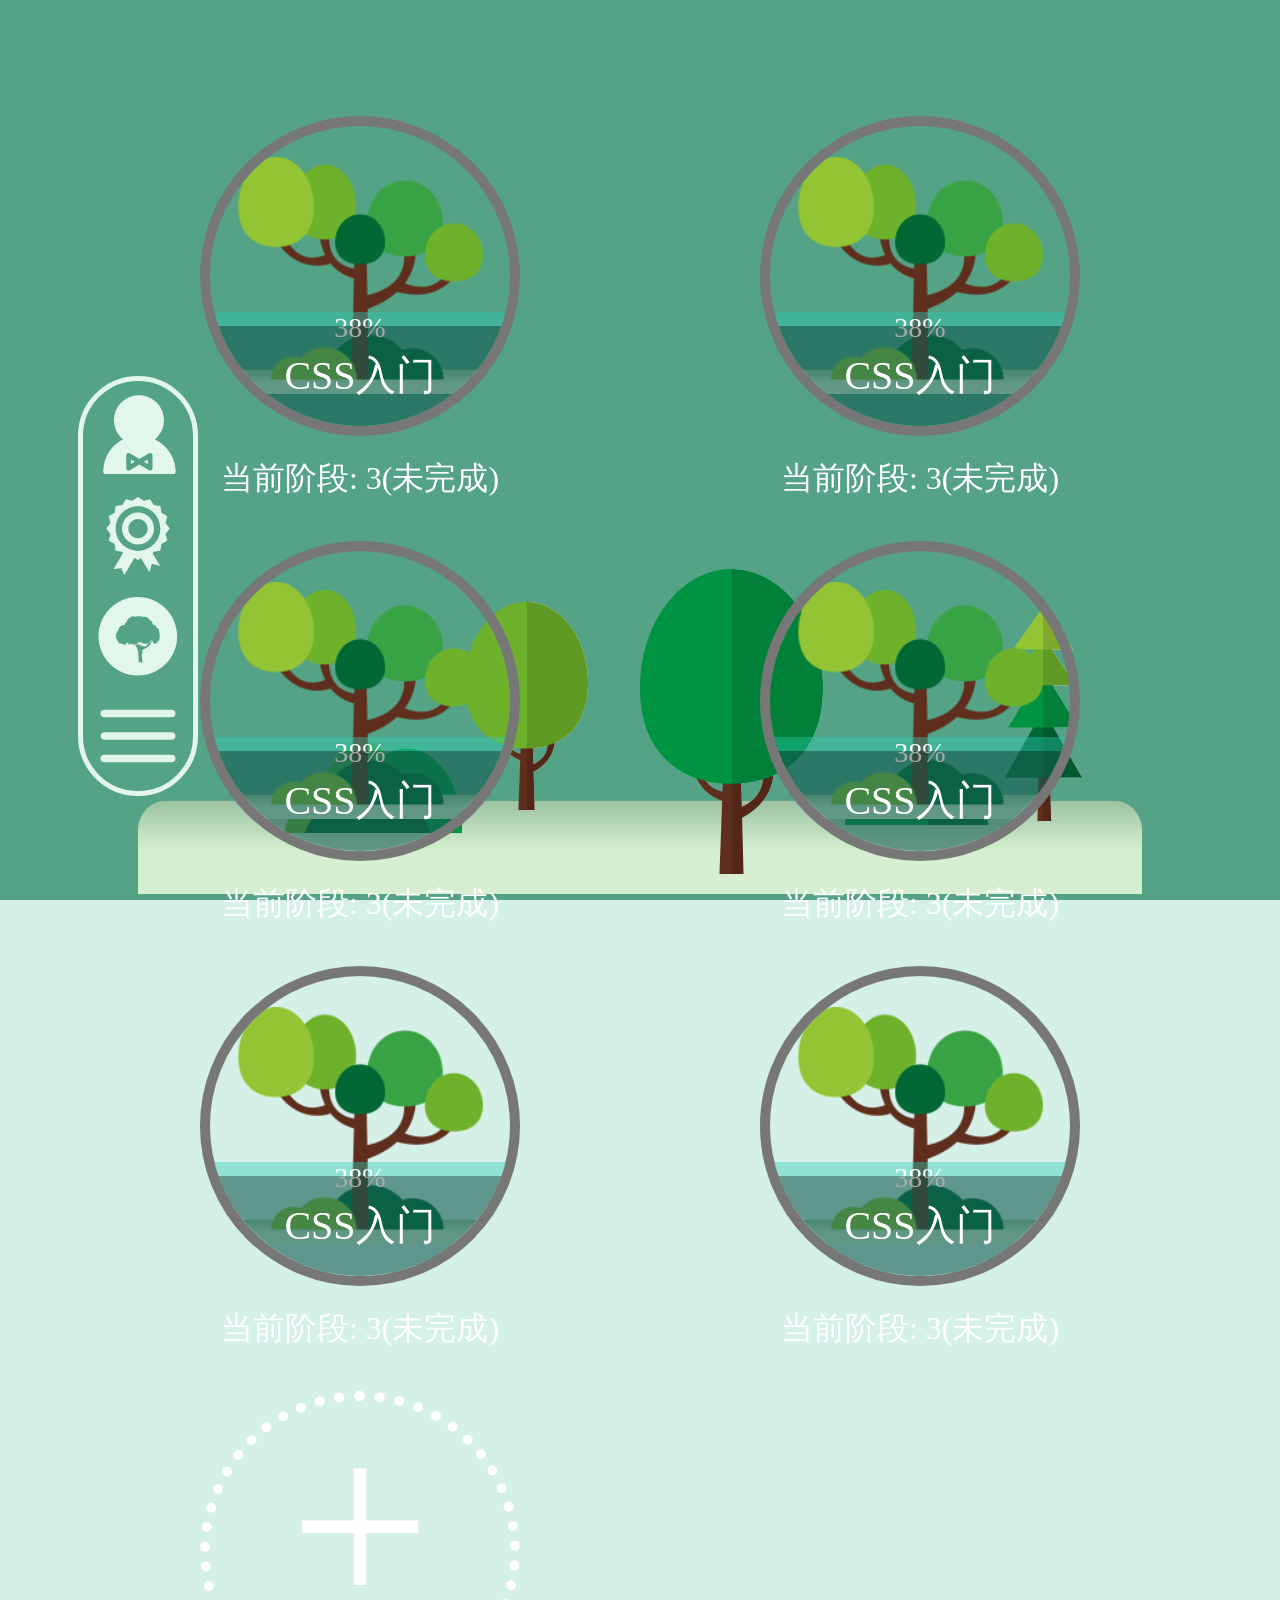
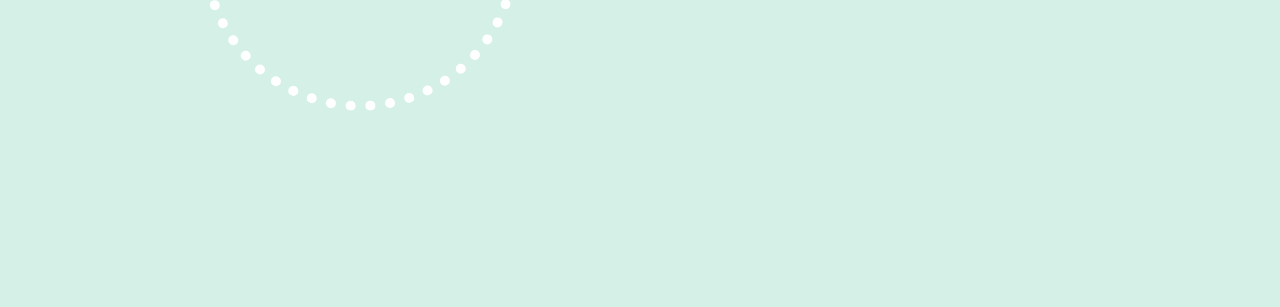
<file: src/main/resources/static/index.html>
<!DOCTYPE html>
<html>
<head>
<meta charset="utf-8">
<meta http-equiv="X-UA-Compatible" content="IE=edge,chrome=1">
<title>规划师首页</title>
<meta name="description" content="">
<meta name="keywords" content="">
<link href="css/reset.css" rel="stylesheet">
<link href="css/style.css" rel="stylesheet">
<script src="js/example.js"></script>
</head>
<body>
	<div class="bg"></div>
	<div class="menu">
		<a href="" class="btn person"></a>
		<a href="" class="btn awards"></a>
		<a href="" class="btn tree"></a>
		<a href="" class="btn menu-btn"></a>
	</div>
	<div class="content">
		<div class="item">
			<a href="" class="avater">
				<div class="img"></div>
				<div class="item-check">38%</div>
				<div class="item-content">CSS入门</div>
			</a>
			<p>当前阶段: 3(未完成)</p>
		</div>
		<div class="item">
			<a href="" class="avater">
				<div class="img"></div>
				<div class="item-check">38%</div>
				<div class="item-content">CSS入门</div>
			</a>
			<p>当前阶段: 3(未完成)</p>
		</div>
		<div class="item">
			<a href="" class="avater">
				<div class="img"></div>
				<div class="item-check">38%</div>
				<div class="item-content">CSS入门</div>
			</a>
			<p>当前阶段: 3(未完成)</p>
		</div>
		<div class="item">
			<a href="" class="avater">
				<div class="img"></div>
				<div class="item-check">38%</div>
				<div class="item-content">CSS入门</div>
			</a>
			<p>当前阶段: 3(未完成)</p>
		</div>
		<div class="item">
			<a href="" class="avater">
				<div class="img"></div>
				<div class="item-check">38%</div>
				<div class="item-content">CSS入门</div>
			</a>
			<p>当前阶段: 3(未完成)</p>
		</div>
		<div class="item">
			<a href="" class="avater">
				<div class="img"></div>
				<div class="item-check">38%</div>
				<div class="item-content">CSS入门</div>
			</a>
			<p>当前阶段: 3(未完成)</p>
		</div>
		<div class="item">
			<a href="" class="add-item">+
			</a>
		</div>
	</div>
</body>
</html>
</file>
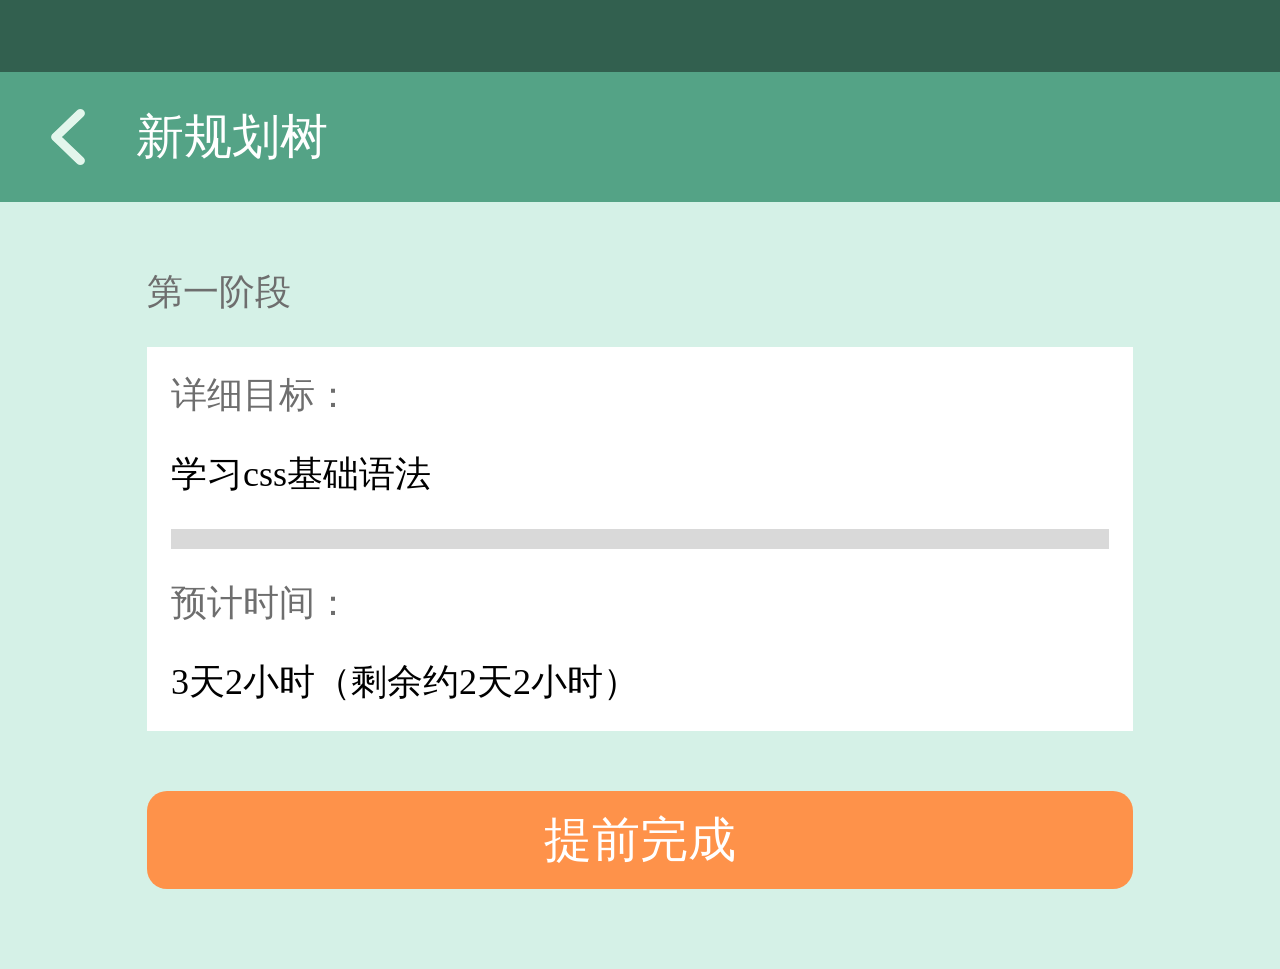
<file: src/main/resources/static/new-tree.html>
<!DOCTYPE html>
<html>
<head>
<meta charset="utf-8">
<meta http-equiv="X-UA-Compatible" content="IE=edge,chrome=1">
<title>新规划树</title>
<meta name="description" content="">
<meta name="keywords" content="">
<link href="css/reset.css" rel="stylesheet">
<link href="css/style.css" rel="stylesheet">
</head>
<body>
	<div class="time-bar"></div>
    <div class="top-bar"><span></span>新规划树</div>
    <!-- <div class="container choose-tree">
    	<div class="main">
    		<p class="label">请选择树种</p>
    		<h1>圆叶树</h1>
    		<div class="carouse">
    			<div class="img"></div>
    			<div class="btn-group">
    				<div class="btn on"></div>
    				<div class="btn"></div>
    				<div class="btn"></div>
    				<div class="btn"></div>
    				<div class="btn"></div>
    			</div>
				<figure>大叶树，整体形态如叶子，生命力旺盛，叶子保持充足的水分</figure>
    		</div>
    		<div class="final-btn-group">
    			<div class="btn money">600</div>
    			<div class="final-btn-group">
	    			<div class="btn locked">解锁</div>
	    			<div class="btn choose">选择</div>
    			</div>
    		</div>
    	</div>
	</div> -->
	<!-- <div class="container tree-name">
		<p class="label" for="name">树名</p>
		<input class="full-input" id="name" type="text" placeholder="给你的小树起个名字吧……">
		<p class="label">时间</p>
		<p class="detail">你希望把小树分成几个阶段种完？</p>
		jQuery Knob
		<div class="count"></div>
		<div class="full-btn success">选择</div>
	</div> -->
	<!-- <div class="container stage" id="stage1">
		<p class="label">第一阶段：</p>
		<div class="stage-img"></div>
		<p class="label">详细目标：</p>
		<textarea name="" id="" cols="30" rows="10" class="full-input"></textarea>
		<p class="label">预计耗时：</p>
		<div class="time-controls">http://www.17sucai.com/pins/16661.html</div>
		<div class="full-btn success">开始</div>
	</div> -->
	<div class="container">
		<p class="label">第一阶段</p>
		<div class="target">
			<p class="label">详细目标：</p>
			<p>学习css基础语法</p>
			<div class="progress"></div>
			<p class="label">预计时间：</p>
			<p>3天2小时（剩余约2天2小时）</p>
		</div>
		<div class="full-btn warning">提前完成</div>
	</div>
</body>
</html>
</file>
<file: src/main/resources/static/css/style.css>
@charset 'UTF-8';
/**
 * @authors dk (dkplus@qq.com)
 * @date    2017-09-21 16:42:40
 * @version $1.0$
 */
body {
  padding-bottom: 80px;
  background: #d5f1e7;
}
p {
  font-size: 36px;
}
/**
 * 主界面
 */
/*背景-bg-begin*/
.bg {
  position: fixed;
  z-index: -200;
  width: 100%;
  height: 100%;
  background: #54a386 url('../image/bg-img.png') no-repeat;
  background-position: 50% 99%;
}
/*背景-bg-end*/
/*菜单-menu-begin*/
.menu {
  position: fixed;
  left: 78px;
  bottom: 104px;
  border-radius: 100px;
  border: 5px solid #e2f6eb;
  transition: 0.5s;
}
.menu .btn {
  width: 90px;
  height: 90px;
  background-size: 100%;
  margin: 10px;
}
.person {
  background: url('../image/person.svg') no-repeat;
}
.awards {
  background: url('../image/awards.svg') no-repeat;
}
.tree {
  background: url('../image/tree.svg') no-repeat;
}
.menu-btn {
  background: url('../image/menu.svg') no-repeat;
}
/*菜单-menu-end*/
/*内容-content-begin*/
.content {
  display: flex;
  justify-content: space-between;
  margin: 0 auto;
  padding: 96px 180px;
  flex-wrap: wrap;
}
.content .item {
  display: flex;
  flex-direction: column;
  align-items: center;
  margin: 20px;
}
.item .avater {
  width: 300px;
  height: 300px;
  border: 10px solid #777;
  border-radius: 100%;
  margin-bottom: 21px;
  overflow: hidden;
  position: relative;
}
.item .avater .img {
  background: url('../image/tree.png') no-repeat;
  -webkit-background-size: 100%;
  background-size: 90%;
  background-position: 50%;
  width: 100%;
  height: 100%;
}
.item .avater .item-check {
  background: #28cfb666;
  height: 38%;
  position: absolute;
  bottom: 0;
  width: 100%;
  color: #fff;
  text-align: center;
  font-size: 28px;
}
.item .avater .item-content {
  width: 100%;
  text-align: center;
  background: #0005;
  height: 100px;
  font-size: 40px;
  line-height: 100px;
  position: absolute;
  bottom: 0;
  color: #fff;
}
.item p {
  text-align: center;
  font-size: 32px;
  color: #fff;
}
.item .add-item {
  width: 300px;
  height: 300px;
  border: 10px dotted #fff;
  border-radius: 100%;
  font-size: 250px;
  text-align: center;
  line-height: 250px;
  color: #fff;
}
/*内容-content-end*/
/**
 * 新规划树
 */
/*顶部栏-top-bar-begin*/
.time-bar {
  width: 100%;
  height: 72px;
  background: #32604f;
}
.top-bar {
  width: 100%;
  height: 130px;
  background: #54a386;
  font-size: 48px;
  color: #fff;
  line-height: 130px;
  display: flex;
  align-items: center;
  margin-bottom: 66px;
}
.top-bar span {
  display: inline-block;
  width: 36px;
  height: 58px;
  margin: 0 50px;
  background: url('../image/back.svg') no-repeat;
  background-position: 50% 50%;
}
/*顶部栏-top-bar-end*/
/*容器*/
.container {
  max-width: 986px;
  margin: 0 auto;
}
.label {
  font-size: 36px;
  color: #6e6e6e;
  margin-bottom: 30px;
}
.full-btn {
  width: 100%;
  height: 98px;
  border-radius: 20px;
  text-align: center;
  color: #fff;
  line-height: 98px;
  font-size: 48px;
  margin-top: 60px;
  cursor: pointer;
}
/*主要-begin*/
/* .main p{
	font-size: 36px;
	color: #6e6e6e;
	margin-bottom: 30px;
} */
.main h1 {
  font-size: 72px;
  color: #32604f;
  margin-bottom: 58px;
}
/*轮播元素-begin*/
.carouse .img {
  width: 100%;
  height: 980px;
  background: url(../image/final-tree.png) no-repeat;
  background-position: 50% 50%;
}
.carouse .btn-group {
  display: flex;
  justify-content: space-around;
  width: 30%;
  margin: 48px auto;
}
.carouse .btn {
  width: 24px;
  height: 24px;
  border-radius: 100%;
  background: #28db99;
  cursor: pointer;
}
.carouse .on {
  background: #32604f;
}
.carouse figure {
  font-size: 30px;
  color: #6e6e6e;
}
/*轮播元素-end*/
/*按钮组-begin*/
.final-btn-group {
  display: flex;
  font-size: 65px;
  color: #fff;
  height: 100px;
  line-height: 100px;
  justify-content: space-between;
}
.final-btn-group .btn {
  border-radius: 50px;
  padding: 0 34px;
  cursor: pointer;
}
.final-btn-group .money {
  background: #ffc938 url('../image/money.png') no-repeat;
  background-position: 15% 50%;
  padding-left: 90px;
}
.final-btn-group .locked {
  background: #fe924a;
  margin-right: 22px;
}
.final-btn-group .choose {
  background: #949494;
}
/*按钮组-end*/
/* 主要-end */
/* 起名字，时间-begin */
.full-input {
  height: 134px;
  width: 100%;
  font-size: 48px;
  text-indent: 50px;
  margin-bottom: 36px;
  border: none;
  border-radius: 5px;
}
::-webkit-input-placeholder {
  color: #cfcece;
}
.detail {
  font-size: 36px;
  color: #b6b6b6;
}
.success {
  background: #54a386;
}
.warning {
  background: #fe924a;
}
/* 起名字，时间-end */
.target {
  background: #fff;
  width: 100%;
  padding: 24px;
  box-sizing: border-box;
}
.progress {
  width: 100%;
  height: 20px;
  background: #d9d9d9;
  margin: 30px 0;
}
</file>
